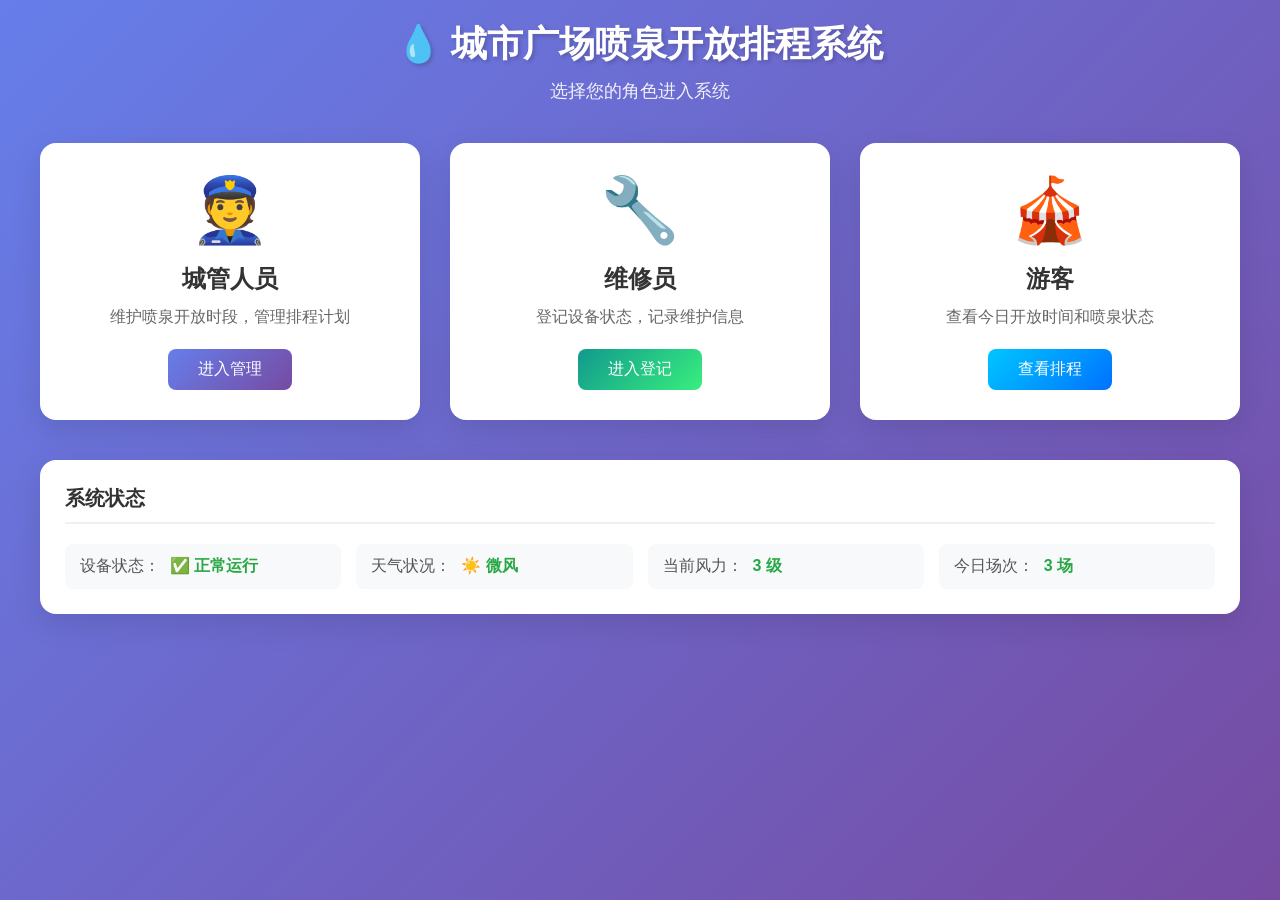
<file: index.html>
<!DOCTYPE html>
<html lang="zh-CN">
<head>
    <meta charset="UTF-8">
    <meta name="viewport" content="width=device-width, initial-scale=1.0">
    <title>城市广场喷泉开放排程系统</title>
    <link rel="stylesheet" href="css/styles.css">
</head>
<body>
    <div class="container">
        <header class="header">
            <h1>💧 城市广场喷泉开放排程系统</h1>
            <p class="subtitle">选择您的角色进入系统</p>
        </header>

        <div class="role-selection">
            <div class="role-card" onclick="location.href='admin.html'">
                <div class="role-icon">👮</div>
                <h2>城管人员</h2>
                <p>维护喷泉开放时段，管理排程计划</p>
                <button class="btn btn-primary">进入管理</button>
            </div>

            <div class="role-card" onclick="location.href='maintainer.html'">
                <div class="role-icon">🔧</div>
                <h2>维修员</h2>
                <p>登记设备状态，记录维护信息</p>
                <button class="btn btn-success">进入登记</button>
            </div>

            <div class="role-card" onclick="location.href='visitor.html'">
                <div class="role-icon">🎪</div>
                <h2>游客</h2>
                <p>查看今日开放时间和喷泉状态</p>
                <button class="btn btn-info">查看排程</button>
            </div>
        </div>

        <div class="system-status">
            <h3>系统状态</h3>
            <div class="status-grid">
                <div class="status-item">
                    <span class="status-label">设备状态：</span>
                    <span id="deviceStatus" class="status-value">-</span>
                </div>
                <div class="status-item">
                    <span class="status-label">天气状况：</span>
                    <span id="weatherStatus" class="status-value">-</span>
                </div>
                <div class="status-item">
                    <span class="status-label">当前风力：</span>
                    <span id="windLevel" class="status-value">-</span>
                </div>
                <div class="status-item">
                    <span class="status-label">今日场次：</span>
                    <span id="todaySessions" class="status-value">-</span>
                </div>
            </div>
        </div>
    </div>

    <script src="js/common.js"></script>
    <script>
        document.addEventListener('DOMContentLoaded', function() {
            updateSystemStatus();
        });

        function updateSystemStatus() {
            const deviceStatus = document.getElementById('deviceStatus');
            const weatherStatus = document.getElementById('weatherStatus');
            const windLevel = document.getElementById('windLevel');
            const todaySessions = document.getElementById('todaySessions');

            const deviceState = FountainData.getDeviceState();
            const weather = FountainData.getWeather();
            const sessions = FountainData.getTodaySessions();

            deviceStatus.textContent = deviceState.status === 'normal' ? '✅ 正常运行' : '⚠️ ' + deviceState.description;
            deviceStatus.className = 'status-value ' + (deviceState.status === 'normal' ? 'status-normal' : 'status-warning');

            weatherStatus.textContent = weather.isWindy ? '🌬️ 大风' : '☀️ ' + weather.description;
            weatherStatus.className = 'status-value ' + (weather.isWindy ? 'status-warning' : 'status-normal');

            windLevel.textContent = weather.windLevel + ' 级';
            windLevel.className = 'status-value ' + (weather.isWindy ? 'status-warning' : 'status-normal');

            const activeSessions = sessions.filter(s => s.status !== 'cancelled').length;
            todaySessions.textContent = activeSessions + ' 场';
            todaySessions.className = 'status-value status-normal';
        }
    </script>
</body>
</html>
</file>
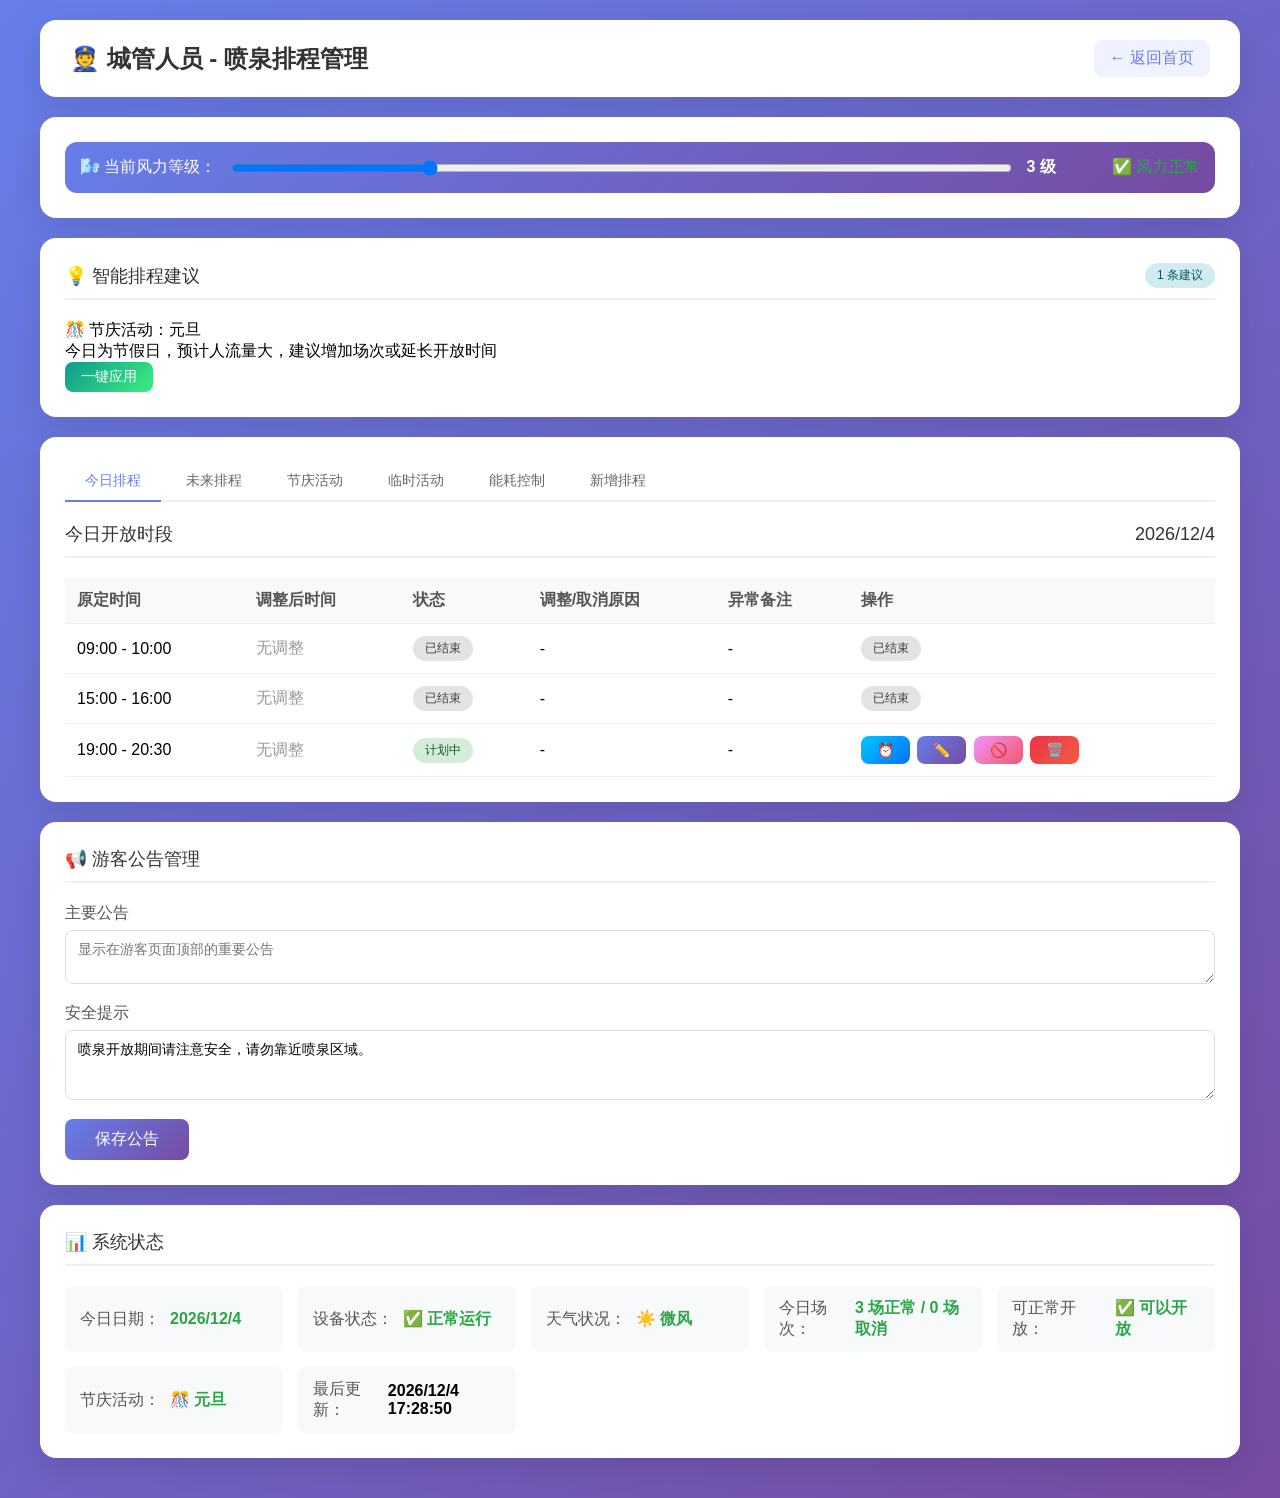
<file: admin.html>
<!DOCTYPE html>
<html lang="zh-CN">
<head>
    <meta charset="UTF-8">
    <meta name="viewport" content="width=device-width, initial-scale=1.0">
    <title>城管人员 - 喷泉排程管理</title>
    <link rel="stylesheet" href="css/styles.css">
</head>
<body>
    <div class="container">
        <div class="page-header">
            <h1>👮 城管人员 - 喷泉排程管理</h1>
            <a href="index.html" class="back-link">← 返回首页</a>
        </div>

        <div class="section">
            <div id="alertContainer"></div>

            <div class="weather-control">
                <label>🌬️ 当前风力等级：</label>
                <input type="range" id="windLevel" min="0" max="12" value="3">
                <span id="windLevelDisplay" style="font-weight: bold; min-width: 60px;">3 级</span>
                <span id="windStatus" style="margin-left: 10px;"></span>
            </div>
        </div>

        <div class="section" id="suggestionsSection">
            <div class="section-title">
                <span>💡 智能排程建议</span>
                <span class="badge badge-info" id="suggestionCount">0 条建议</span>
            </div>
            <div id="suggestionsList"></div>
        </div>

        <div class="section">
            <div class="tabs">
                <button class="tab active" data-tab="today">今日排程</button>
                <button class="tab" data-tab="future">未来排程</button>
                <button class="tab" data-tab="festivals">节庆活动</button>
                <button class="tab" data-tab="events">临时活动</button>
                <button class="tab" data-tab="energy">能耗控制</button>
                <button class="tab" data-tab="add">新增排程</button>
            </div>

            <div class="tab-content active" id="today">
                <div class="section-title">
                    <span>今日开放时段</span>
                    <span id="todayDate"></span>
                </div>
                <table class="table" id="todayTable">
                    <thead>
                        <tr>
                            <th>原定时间</th>
                            <th>调整后时间</th>
                            <th>状态</th>
                            <th>调整/取消原因</th>
                            <th>异常备注</th>
                            <th>操作</th>
                        </tr>
                    </thead>
                    <tbody id="todayTableBody"></tbody>
                </table>
                <div id="todayEmpty" class="empty-state" style="display: none;">
                    <div class="empty-state-icon">📅</div>
                    <div class="empty-state-text">今日暂无排程</div>
                </div>
            </div>

            <div class="tab-content" id="future">
                <div class="section-title">
                    <span>未来开放时段</span>
                </div>
                <table class="table" id="futureTable">
                    <thead>
                        <tr>
                            <th>日期</th>
                            <th>原定时间</th>
                            <th>调整后时间</th>
                            <th>状态</th>
                            <th>调整/取消原因</th>
                            <th>操作</th>
                        </tr>
                    </thead>
                    <tbody id="futureTableBody"></tbody>
                </table>
                <div id="futureEmpty" class="empty-state" style="display: none;">
                    <div class="empty-state-icon">📆</div>
                    <div class="empty-state-text">暂无未来排程</div>
                </div>
            </div>

            <div class="tab-content" id="festivals">
                <div class="section-title">
                    <span>🎊 节庆活动管理</span>
                    <button class="btn btn-sm btn-primary" onclick="openFestivalModal()">+ 新增节庆</button>
                </div>
                <table class="table" id="festivalsTable">
                    <thead>
                        <tr>
                            <th>节庆名称</th>
                            <th>日期</th>
                            <th>人流等级</th>
                            <th>说明</th>
                            <th>操作</th>
                        </tr>
                    </thead>
                    <tbody id="festivalsTableBody"></tbody>
                </table>
                <div id="festivalsEmpty" class="empty-state" style="display: none;">
                    <div class="empty-state-icon">🎉</div>
                    <div class="empty-state-text">暂无节庆活动</div>
                </div>
            </div>

            <div class="tab-content" id="events">
                <div class="section-title">
                    <span>🎪 临时活动管理</span>
                    <button class="btn btn-sm btn-primary" onclick="openEventModal()">+ 新增活动</button>
                </div>
                <table class="table" id="eventsTable">
                    <thead>
                        <tr>
                            <th>活动名称</th>
                            <th>日期</th>
                            <th>时间</th>
                            <th>预计人流</th>
                            <th>说明</th>
                            <th>操作</th>
                        </tr>
                    </thead>
                    <tbody id="eventsTableBody"></tbody>
                </table>
                <div id="eventsEmpty" class="empty-state" style="display: none;">
                    <div class="empty-state-icon">🎈</div>
                    <div class="empty-state-text">暂无临时活动</div>
                </div>
            </div>

            <div class="tab-content" id="energy">
                <div class="section-title">
                    <span>⚡ 能耗控制设置</span>
                </div>
                <form id="energyConfigForm">
                    <div class="form-row">
                        <div class="form-group">
                            <label>节能模式</label>
                            <div style="display: flex; align-items: center; gap: 10px;">
                                <label class="switch">
                                    <input type="checkbox" id="energySavingMode">
                                    <span class="slider"></span>
                                </label>
                                <span id="energySavingStatus" style="color: #666;">未开启</span>
                            </div>
                        </div>
                        <div class="form-group">
                            <label>功率限制 (%)</label>
                            <input type="number" id="powerLimit" min="10" max="100" value="100">
                        </div>
                    </div>
                    <div class="form-group">
                        <label>高峰时段（用逗号分隔，如 12:00-14:00,18:00-20:00）</label>
                        <input type="text" id="peakHours" placeholder="12:00-14:00,18:00-20:00">
                    </div>
                    <div style="margin-top: 15px;">
                        <button type="submit" class="btn btn-primary">保存设置</button>
                    </div>
                </form>
            </div>

            <div class="tab-content" id="add">
                <div class="section-title">
                    <span>新增开放时段</span>
                </div>
                <form id="addScheduleForm">
                    <div class="form-row">
                        <div class="form-group">
                            <label>开放日期</label>
                            <input type="date" id="scheduleDate" required>
                        </div>
                        <div class="form-group">
                            <label>开始时间</label>
                            <input type="time" id="scheduleStartTime" required>
                        </div>
                        <div class="form-group">
                            <label>结束时间</label>
                            <input type="time" id="scheduleEndTime" required>
                        </div>
                    </div>
                    <div style="margin-top: 15px;">
                        <button type="submit" class="btn btn-primary">添加排程</button>
                        <button type="reset" class="btn btn-secondary">重置</button>
                    </div>
                </form>
            </div>
        </div>

        <div class="section">
            <div class="section-title">
                <span>📢 游客公告管理</span>
            </div>
            <form id="noticeForm">
                <div class="form-group">
                    <label>主要公告</label>
                    <textarea id="mainNotice" rows="2" placeholder="显示在游客页面顶部的重要公告"></textarea>
                </div>
                <div class="form-group">
                    <label>安全提示</label>
                    <textarea id="safetyTips" rows="3" placeholder="显示在游客须知区域的安全提示"></textarea>
                </div>
                <div style="margin-top: 15px;">
                    <button type="submit" class="btn btn-primary">保存公告</button>
                </div>
            </form>
        </div>

        <div class="section">
            <div class="section-title">
                <span>📊 系统状态</span>
            </div>
            <div class="status-grid">
                <div class="status-item">
                    <span class="status-label">今日日期：</span>
                    <span id="todayDateTag" class="status-value">-</span>
                </div>
                <div class="status-item">
                    <span class="status-label">设备状态：</span>
                    <span id="deviceStatus" class="status-value">-</span>
                </div>
                <div class="status-item">
                    <span class="status-label">天气状况：</span>
                    <span id="weatherStatus" class="status-value">-</span>
                </div>
                <div class="status-item">
                    <span class="status-label">今日场次：</span>
                    <span id="sessionStats" class="status-value">-</span>
                </div>
                <div class="status-item">
                    <span class="status-label">可正常开放：</span>
                    <span id="canOpen" class="status-value">-</span>
                </div>
                <div class="status-item">
                    <span class="status-label">节庆活动：</span>
                    <span id="festivalStatus" class="status-value">-</span>
                </div>
                <div class="status-item">
                    <span class="status-label">最后更新：</span>
                    <span id="lastUpdate" class="status-value">-</span>
                </div>
            </div>
        </div>
    </div>

    <div id="editModal" class="modal-overlay" style="display: none;">
        <div class="modal">
            <div class="modal-header">
                <h3>编辑排程</h3>
                <button class="modal-close" onclick="closeEditModal()">×</button>
            </div>
            <form id="editScheduleForm">
                <input type="hidden" id="editScheduleId">
                <div class="form-row">
                    <div class="form-group">
                        <label>开放日期</label>
                        <input type="date" id="editScheduleDate" required>
                    </div>
                    <div class="form-group">
                        <label>开始时间</label>
                        <input type="time" id="editScheduleStartTime" required>
                    </div>
                    <div class="form-group">
                        <label>结束时间</label>
                        <input type="time" id="editScheduleEndTime" required>
                    </div>
                </div>
                <div class="modal-actions">
                    <button type="button" class="btn btn-secondary" onclick="closeEditModal()">取消</button>
                    <button type="submit" class="btn btn-primary">保存</button>
                </div>
            </form>
        </div>
    </div>

    <div id="adjustModal" class="modal-overlay" style="display: none;">
        <div class="modal">
            <div class="modal-header">
                <h3>调整开放时间</h3>
                <button class="modal-close" onclick="closeAdjustModal()">×</button>
            </div>
            <form id="adjustForm">
                <input type="hidden" id="adjustScheduleId">
                <div class="form-group">
                    <label>调整类型</label>
                    <select id="adjustType" required>
                        <option value="delay_open">⏰ 延后开放（推迟30分钟）</option>
                        <option value="advance_open">⏰ 提前开放（提前30分钟）</option>
                        <option value="early_close">⏹️ 提前结束（提前30分钟）</option>
                        <option value="extend_open">➕ 延长开放（延长30分钟）</option>
                        <option value="reset">↩️ 恢复原定时间</option>
                    </select>
                </div>
                <div class="form-group">
                    <label>调整原因</label>
                    <select id="adjustReason" required>
                        <option value="天气原因">天气原因</option>
                        <option value="人流管控">人流管控</option>
                        <option value="临时活动">临时活动</option>
                        <option value="设备原因">设备原因</option>
                        <option value="其他">其他</option>
                    </select>
                </div>
                <div class="form-group">
                    <label>详细说明</label>
                    <textarea id="adjustDescription" rows="3" placeholder="请输入详细说明"></textarea>
                </div>
                <div class="modal-actions">
                    <button type="button" class="btn btn-secondary" onclick="closeAdjustModal()">取消</button>
                    <button type="submit" class="btn btn-primary">确认调整</button>
                </div>
            </form>
        </div>
    </div>

    <div id="festivalModal" class="modal-overlay" style="display: none;">
        <div class="modal">
            <div class="modal-header">
                <h3 id="festivalModalTitle">新增节庆活动</h3>
                <button class="modal-close" onclick="closeFestivalModal()">×</button>
            </div>
            <form id="festivalForm">
                <input type="hidden" id="festivalId">
                <div class="form-group">
                    <label>节庆名称</label>
                    <input type="text" id="festivalName" placeholder="如：国庆节" required>
                </div>
                <div class="form-row">
                    <div class="form-group">
                        <label>日期</label>
                        <input type="date" id="festivalDate" required>
                    </div>
                    <div class="form-group">
                        <label>人流等级</label>
                        <select id="festivalCrowdLevel">
                            <option value="low">低</option>
                            <option value="medium">中</option>
                            <option value="high">高</option>
                        </select>
                    </div>
                </div>
                <div class="form-group">
                    <label>活动说明</label>
                    <textarea id="festivalDescription" rows="3" placeholder="请输入节庆活动说明"></textarea>
                </div>
                <div class="modal-actions">
                    <button type="button" class="btn btn-secondary" onclick="closeFestivalModal()">取消</button>
                    <button type="submit" class="btn btn-primary">保存</button>
                </div>
            </form>
        </div>
    </div>

    <div id="eventModal" class="modal-overlay" style="display: none;">
        <div class="modal">
            <div class="modal-header">
                <h3 id="eventModalTitle">新增临时活动</h3>
                <button class="modal-close" onclick="closeEventModal()">×</button>
            </div>
            <form id="eventForm">
                <input type="hidden" id="eventId">
                <div class="form-group">
                    <label>活动名称</label>
                    <input type="text" id="eventName" placeholder="如：音乐节" required>
                </div>
                <div class="form-row">
                    <div class="form-group">
                        <label>日期</label>
                        <input type="date" id="eventDate" required>
                    </div>
                    <div class="form-group">
                        <label>预计人流</label>
                        <select id="eventCrowdLevel">
                            <option value="low">少</option>
                            <option value="medium">中</option>
                            <option value="high">多</option>
                        </select>
                    </div>
                </div>
                <div class="form-row">
                    <div class="form-group">
                        <label>开始时间</label>
                        <input type="time" id="eventStartTime">
                    </div>
                    <div class="form-group">
                        <label>结束时间</label>
                        <input type="time" id="eventEndTime">
                    </div>
                </div>
                <div class="form-group">
                    <label>活动说明</label>
                    <textarea id="eventDescription" rows="3" placeholder="请输入活动说明"></textarea>
                </div>
                <div class="modal-actions">
                    <button type="button" class="btn btn-secondary" onclick="closeEventModal()">取消</button>
                    <button type="submit" class="btn btn-primary">保存</button>
                </div>
            </form>
        </div>
    </div>

    <script src="js/common.js"></script>
    <script src="js/admin.js"></script>
</body>
</html>
</file>
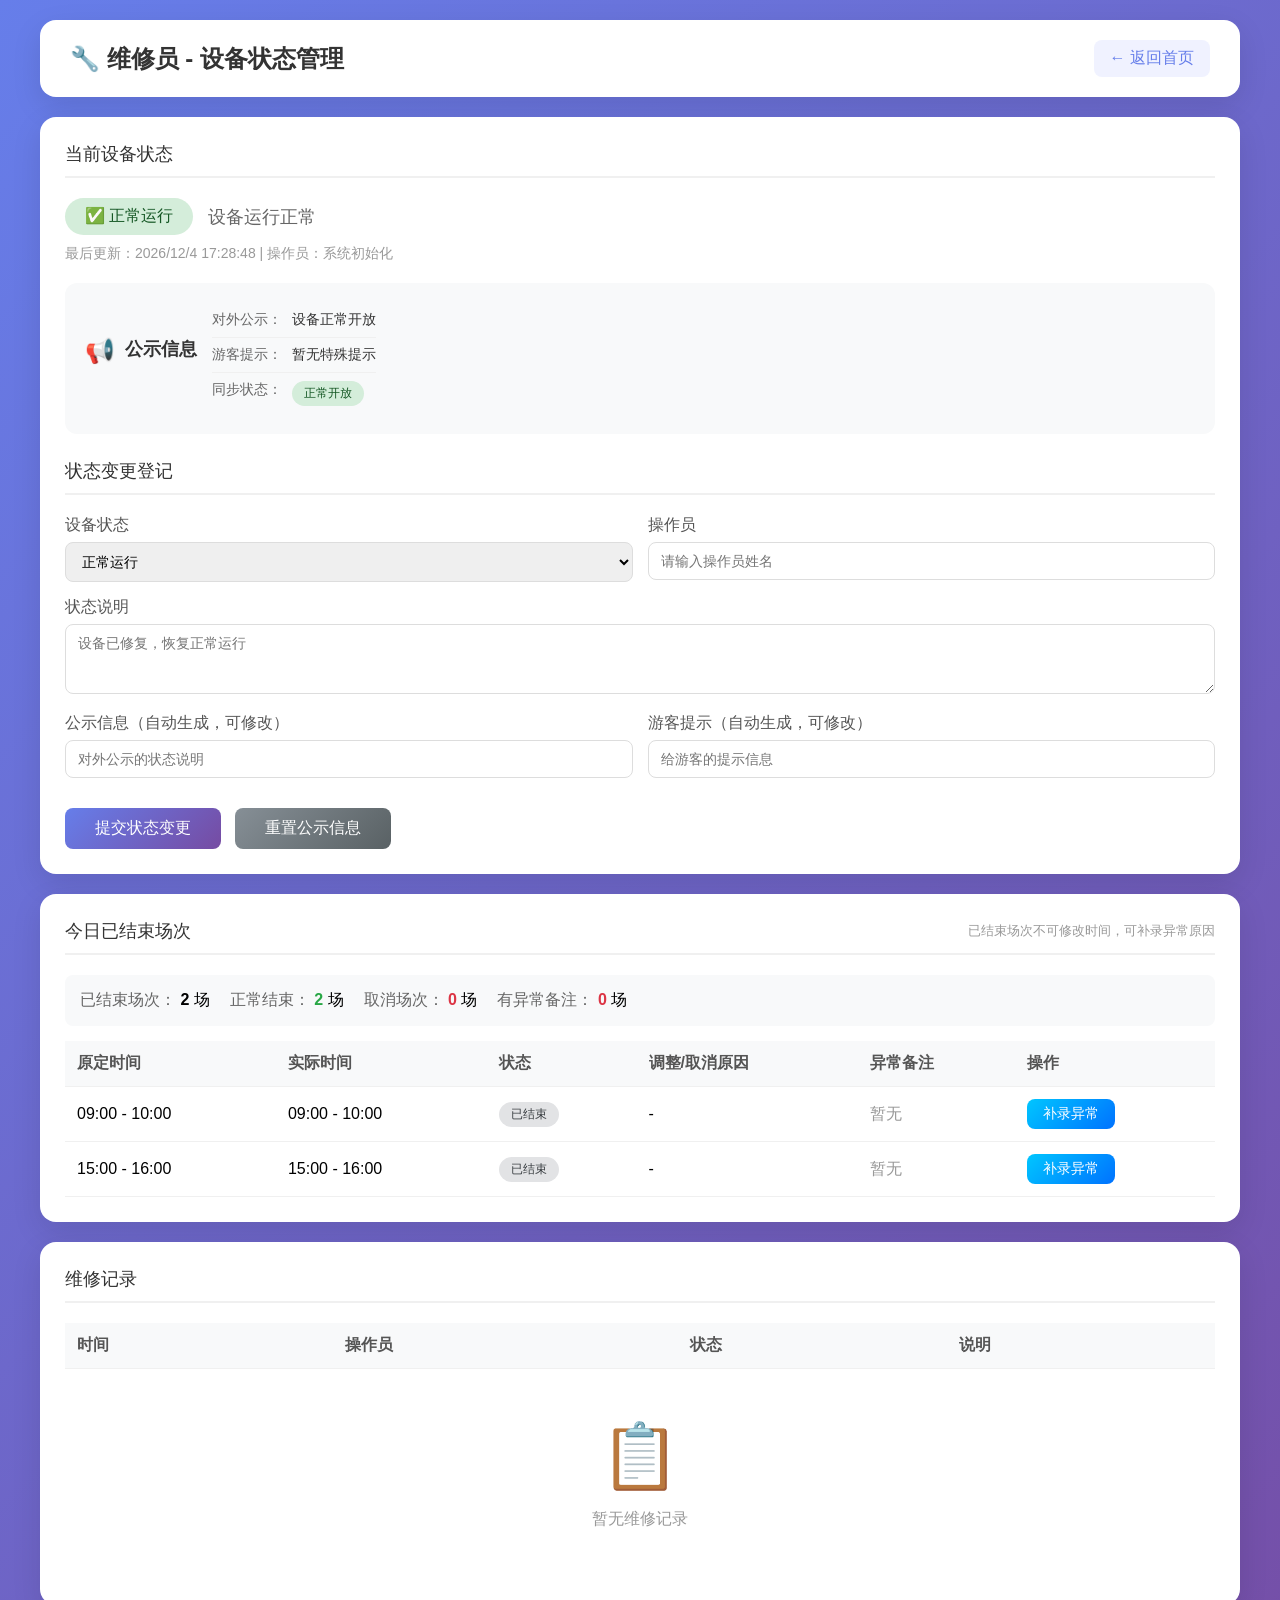
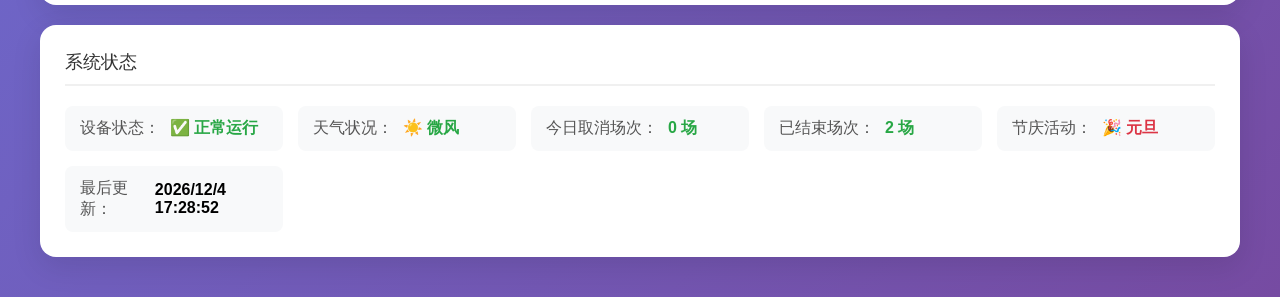
<file: maintainer.html>
<!DOCTYPE html>
<html lang="zh-CN">
<head>
    <meta charset="UTF-8">
    <meta name="viewport" content="width=device-width, initial-scale=1.0">
    <title>维修员 - 设备状态管理</title>
    <link rel="stylesheet" href="css/styles.css">
</head>
<body>
    <div class="container">
        <div class="page-header">
            <h1>🔧 维修员 - 设备状态管理</h1>
            <a href="index.html" class="back-link">← 返回首页</a>
        </div>

        <div class="section">
            <div id="alertContainer"></div>

            <div class="section-title">
                <span>当前设备状态</span>
            </div>
            <div id="currentDeviceState" style="font-size: 18px; margin-bottom: 20px;"></div>

            <div class="info-card" id="publicNoticeCard">
                <div class="info-card-header">
                    <span class="info-card-icon">📢</span>
                    <span class="info-card-title">公示信息</span>
                </div>
                <div class="info-card-body">
                    <div class="info-row">
                        <span class="info-label">对外公示：</span>
                        <span id="publicNoticeText" class="info-value">-</span>
                    </div>
                    <div class="info-row">
                        <span class="info-label">游客提示：</span>
                        <span id="visitorTipText" class="info-value">-</span>
                    </div>
                    <div class="info-row">
                        <span class="info-label">同步状态：</span>
                        <span id="syncStatus" class="badge badge-success">已同步</span>
                    </div>
                </div>
            </div>

            <div class="section-title" style="margin-top: 25px;">
                <span>状态变更登记</span>
            </div>
            <form id="deviceStateForm">
                <div class="form-row">
                    <div class="form-group">
                        <label>设备状态</label>
                        <select id="deviceStatus" required>
                            <option value="normal">正常运行</option>
                            <option value="maintenance">维护中</option>
                            <option value="fault">故障</option>
                        </select>
                    </div>
                    <div class="form-group">
                        <label>操作员</label>
                        <input type="text" id="operator" placeholder="请输入操作员姓名" required>
                    </div>
                </div>
                <div class="form-group">
                    <label>状态说明</label>
                    <textarea id="description" rows="3" placeholder="请输入详细说明（如故障原因、维护内容等）" required></textarea>
                </div>
                <div class="form-row">
                    <div class="form-group">
                        <label>公示信息（自动生成，可修改）</label>
                        <input type="text" id="publicNotice" placeholder="对外公示的状态说明">
                    </div>
                    <div class="form-group">
                        <label>游客提示（自动生成，可修改）</label>
                        <input type="text" id="visitorTip" placeholder="给游客的提示信息">
                    </div>
                </div>
                <div style="margin-top: 15px;">
                    <button type="submit" class="btn btn-primary">提交状态变更</button>
                    <button type="button" class="btn btn-secondary" onclick="resetNoticeFields()" style="margin-left: 10px;">重置公示信息</button>
                </div>
            </form>
        </div>

        <div class="section">
            <div class="section-title">
                <span>今日已结束场次</span>
                <span class="section-subtitle">已结束场次不可修改时间，可补录异常原因</span>
            </div>
            <div id="endedSessionsStats" style="margin-bottom: 15px; padding: 15px; background: #f8f9fa; border-radius: 8px;"></div>
            <table class="table" id="endedSessionsTable">
                <thead>
                    <tr>
                        <th>原定时间</th>
                        <th>实际时间</th>
                        <th>状态</th>
                        <th>调整/取消原因</th>
                        <th>异常备注</th>
                        <th>操作</th>
                    </tr>
                </thead>
                <tbody id="endedSessionsBody"></tbody>
            </table>
            <div id="endedSessionsEmpty" class="empty-state" style="display: none;">
                <div class="empty-state-icon">⏰</div>
                <div class="empty-state-text">暂无已结束场次</div>
            </div>
        </div>

        <div class="section">
            <div class="section-title">
                <span>维修记录</span>
            </div>
            <div id="maintenanceStats" style="margin-bottom: 15px; padding: 15px; background: #f8f9fa; border-radius: 8px;"></div>
            <table class="table" id="logsTable">
                <thead>
                    <tr>
                        <th>时间</th>
                        <th>操作员</th>
                        <th>状态</th>
                        <th>说明</th>
                    </tr>
                </thead>
                <tbody id="logsTableBody"></tbody>
            </table>
            <div id="logsEmpty" class="empty-state" style="display: none;">
                <div class="empty-state-icon">📋</div>
                <div class="empty-state-text">暂无维修记录</div>
            </div>
        </div>

        <div class="section">
            <div class="section-title">
                <span>系统状态</span>
            </div>
            <div class="status-grid">
                <div class="status-item">
                    <span class="status-label">设备状态：</span>
                    <span id="systemDeviceStatus" class="status-value">-</span>
                </div>
                <div class="status-item">
                    <span class="status-label">天气状况：</span>
                    <span id="systemWeatherStatus" class="status-value">-</span>
                </div>
                <div class="status-item">
                    <span class="status-label">今日取消场次：</span>
                    <span id="cancelledCount" class="status-value">-</span>
                </div>
                <div class="status-item">
                    <span class="status-label">已结束场次：</span>
                    <span id="endedCount" class="status-value">-</span>
                </div>
                <div class="status-item">
                    <span class="status-label">节庆活动：</span>
                    <span id="festivalStatus" class="status-value">-</span>
                </div>
                <div class="status-item">
                    <span class="status-label">最后更新：</span>
                    <span id="lastUpdate" class="status-value">-</span>
                </div>
            </div>
        </div>
    </div>

    <div id="abnormalModal" class="modal-overlay" style="display: none;">
        <div class="modal">
            <div class="modal-header">
                <h3>补录异常原因</h3>
                <button class="modal-close" onclick="closeAbnormalModal()">&times;</button>
            </div>
            <form id="abnormalForm">
                <input type="hidden" id="abnormalSessionId">
                <div class="form-group">
                    <label>场次时间</label>
                    <div id="abnormalSessionTime" style="padding: 10px; background: #f8f9fa; border-radius: 8px; color: #666;"></div>
                </div>
                <div class="form-group">
                    <label>异常原因 <span style="color: #dc3545;">*</span></label>
                    <textarea id="abnormalReason" rows="4" placeholder="请输入异常原因，如设备故障、天气突变、临时活动等" required></textarea>
                </div>
                <div class="form-group">
                    <label>操作员</label>
                    <input type="text" id="abnormalOperator" placeholder="请输入操作员姓名">
                </div>
                <div class="modal-actions">
                    <button type="button" class="btn btn-secondary" onclick="closeAbnormalModal()">取消</button>
                    <button type="submit" class="btn btn-primary">保存</button>
                </div>
            </form>
        </div>
    </div>

    <script src="js/common.js"></script>
    <script src="js/maintainer.js"></script>
</body>
</html>
</file>
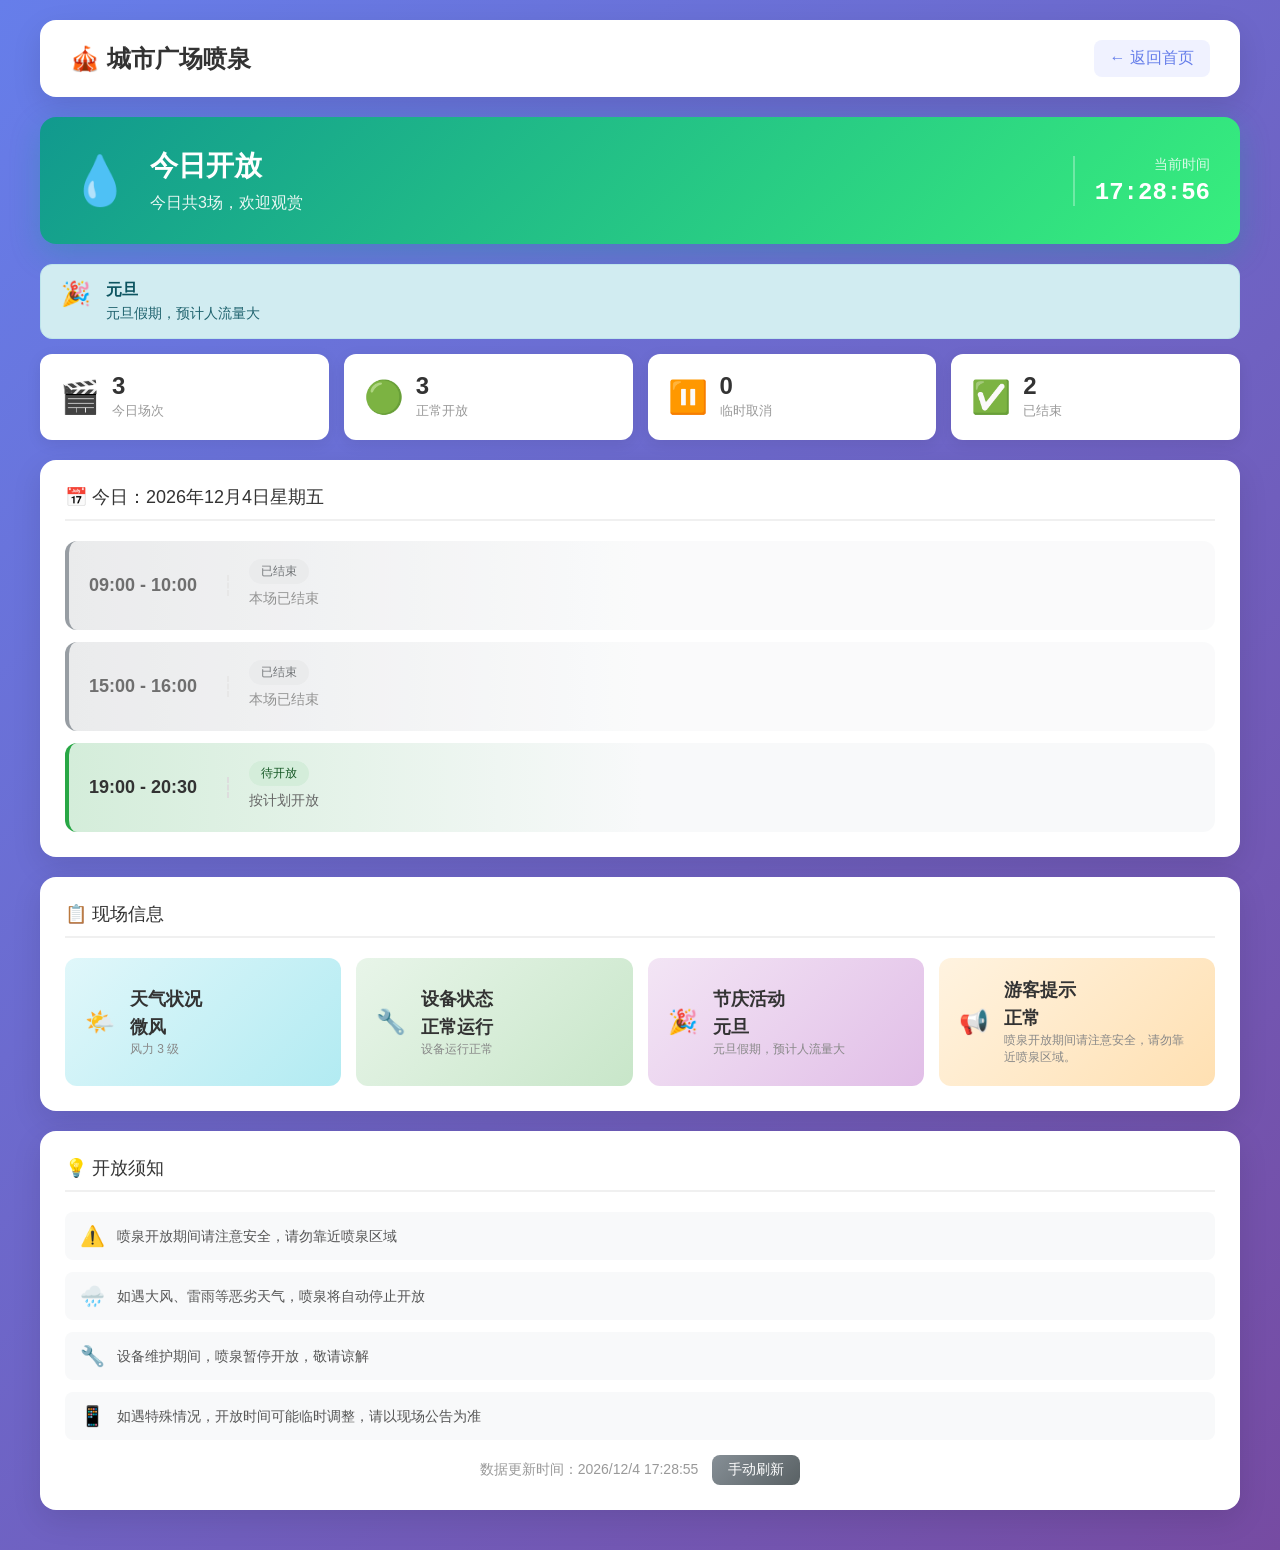
<file: visitor.html>
<!DOCTYPE html>
<html lang="zh-CN">
<head>
    <meta charset="UTF-8">
    <meta name="viewport" content="width=device-width, initial-scale=1.0">
    <title>游客 - 今日喷泉开放时间</title>
    <link rel="stylesheet" href="css/styles.css">
</head>
<body>
    <div class="container">
        <div class="page-header">
            <h1>🎪 城市广场喷泉</h1>
            <a href="index.html" class="back-link">← 返回首页</a>
        </div>

        <div class="hero-status-card" id="heroStatusCard">
            <div class="hero-status-icon" id="heroStatusIcon">💧</div>
            <div class="hero-status-info">
                <div class="hero-status-title" id="heroStatusTitle">正常开放</div>
                <div class="hero-status-subtitle" id="heroStatusSubtitle">今日喷泉按计划开放</div>
            </div>
            <div class="hero-status-time">
                <div class="hero-time-label">当前时间</div>
                <div class="hero-time-value" id="currentTimeHero">--:--:--</div>
            </div>
        </div>

        <div id="alertBanners"></div>

        <div class="quick-stats">
            <div class="quick-stat-item">
                <div class="quick-stat-icon">🎬</div>
                <div class="quick-stat-content">
                    <div class="quick-stat-value" id="todayTotal">0</div>
                    <div class="quick-stat-label">今日场次</div>
                </div>
            </div>
            <div class="quick-stat-item">
                <div class="quick-stat-icon">🟢</div>
                <div class="quick-stat-content">
                    <div class="quick-stat-value" id="activeCount">0</div>
                    <div class="quick-stat-label">正常开放</div>
                </div>
            </div>
            <div class="quick-stat-item">
                <div class="quick-stat-icon">⏸️</div>
                <div class="quick-stat-content">
                    <div class="quick-stat-value" id="cancelledCount">0</div>
                    <div class="quick-stat-label">临时取消</div>
                </div>
            </div>
            <div class="quick-stat-item">
                <div class="quick-stat-icon">✅</div>
                <div class="quick-stat-content">
                    <div class="quick-stat-value" id="completedCount">0</div>
                    <div class="quick-stat-label">已结束</div>
                </div>
            </div>
        </div>

        <div class="section">
            <div class="section-title">
                <span>📅 今日：<span id="todayDate"></span></span>
            </div>

            <div class="schedule-timeline" id="scheduleTimeline"></div>

            <div id="emptyState" class="empty-state" style="display: none;">
                <div class="empty-state-icon">💤</div>
                <div class="empty-state-text">今日暂无排程安排</div>
            </div>
        </div>

        <div class="section">
            <div class="section-title">
                <span>📋 现场信息</span>
            </div>
            <div class="info-grid">
                <div class="info-card info-card-blue">
                    <div class="info-card-icon">🌤️</div>
                    <div class="info-card-content">
                        <div class="info-card-title">天气状况</div>
                        <div class="info-card-value" id="weatherInfo">--</div>
                        <div class="info-card-desc" id="windInfo">风力 -- 级</div>
                    </div>
                </div>
                <div class="info-card info-card-green">
                    <div class="info-card-icon">🔧</div>
                    <div class="info-card-content">
                        <div class="info-card-title">设备状态</div>
                        <div class="info-card-value" id="deviceInfo">--</div>
                        <div class="info-card-desc" id="deviceDesc">运行正常</div>
                    </div>
                </div>
                <div class="info-card info-card-purple">
                    <div class="info-card-icon">🎉</div>
                    <div class="info-card-content">
                        <div class="info-card-title">节庆活动</div>
                        <div class="info-card-value" id="festivalInfo">--</div>
                        <div class="info-card-desc" id="festivalDesc">暂无活动</div>
                    </div>
                </div>
                <div class="info-card info-card-orange">
                    <div class="info-card-icon">📢</div>
                    <div class="info-card-content">
                        <div class="info-card-title">游客提示</div>
                        <div class="info-card-value" id="noticeInfo">--</div>
                        <div class="info-card-desc" id="noticeDesc">请遵守秩序</div>
                    </div>
                </div>
            </div>
        </div>

        <div class="section">
            <div class="section-title">
                <span>💡 开放须知</span>
            </div>
            <div class="tips-list">
                <div class="tip-item">
                    <span class="tip-icon">⚠️</span>
                    <span class="tip-text">喷泉开放期间请注意安全，请勿靠近喷泉区域</span>
                </div>
                <div class="tip-item">
                    <span class="tip-icon">🌧️</span>
                    <span class="tip-text">如遇大风、雷雨等恶劣天气，喷泉将自动停止开放</span>
                </div>
                <div class="tip-item">
                    <span class="tip-icon">🔧</span>
                    <span class="tip-text">设备维护期间，喷泉暂停开放，敬请谅解</span>
                </div>
                <div class="tip-item">
                    <span class="tip-icon">📱</span>
                    <span class="tip-text">如遇特殊情况，开放时间可能临时调整，请以现场公告为准</span>
                </div>
            </div>
            <div style="margin-top: 15px; color: #999; font-size: 14px; text-align: center;">
                数据更新时间：<span id="lastUpdate"></span>
                <button onclick="refreshData()" class="btn btn-sm btn-secondary" style="margin-left: 10px;">手动刷新</button>
            </div>
        </div>
    </div>

    <script src="js/common.js"></script>
    <script src="js/visitor.js"></script>
</body>
</html>
</file>
<file: css/styles.css>
* {
    margin: 0;
    padding: 0;
    box-sizing: border-box;
}

body {
    font-family: -apple-system, BlinkMacSystemFont, 'Segoe UI', 'PingFang SC', 'Hiragino Sans GB', 'Microsoft YaHei', sans-serif;
    background: linear-gradient(135deg, #667eea 0%, #764ba2 100%);
    min-height: 100vh;
    padding: 20px;
}

.container {
    max-width: 1200px;
    margin: 0 auto;
}

.header {
    text-align: center;
    color: white;
    margin-bottom: 40px;
}

.header h1 {
    font-size: 36px;
    margin-bottom: 10px;
    text-shadow: 2px 2px 4px rgba(0,0,0,0.2);
}

.subtitle {
    font-size: 18px;
    opacity: 0.9;
}

.role-selection {
    display: grid;
    grid-template-columns: repeat(auto-fit, minmax(280px, 1fr));
    gap: 30px;
    margin-bottom: 40px;
}

.role-card {
    background: white;
    border-radius: 16px;
    padding: 30px;
    text-align: center;
    cursor: pointer;
    transition: all 0.3s ease;
    box-shadow: 0 10px 30px rgba(0,0,0,0.1);
}

.role-card:hover {
    transform: translateY(-5px);
    box-shadow: 0 15px 40px rgba(0,0,0,0.2);
}

.role-icon {
    font-size: 64px;
    margin-bottom: 15px;
}

.role-card h2 {
    font-size: 24px;
    color: #333;
    margin-bottom: 10px;
}

.role-card p {
    color: #666;
    margin-bottom: 20px;
    line-height: 1.5;
}

.btn {
    padding: 10px 30px;
    border: none;
    border-radius: 8px;
    font-size: 16px;
    cursor: pointer;
    transition: all 0.3s ease;
    color: white;
    font-weight: 500;
}

.btn:hover {
    transform: translateY(-2px);
    box-shadow: 0 5px 15px rgba(0,0,0,0.2);
}

.btn-primary {
    background: linear-gradient(135deg, #667eea 0%, #764ba2 100%);
}

.btn-success {
    background: linear-gradient(135deg, #11998e 0%, #38ef7d 100%);
}

.btn-info {
    background: linear-gradient(135deg, #00c6ff 0%, #0072ff 100%);
}

.btn-warning {
    background: linear-gradient(135deg, #f093fb 0%, #f5576c 100%);
}

.btn-danger {
    background: linear-gradient(135deg, #eb3349 0%, #f45c43 100%);
}

.btn-secondary {
    background: linear-gradient(135deg, #868f96 0%, #596164 100%);
}

.btn-sm {
    padding: 6px 16px;
    font-size: 14px;
}

.system-status {
    background: white;
    border-radius: 16px;
    padding: 25px;
    box-shadow: 0 10px 30px rgba(0,0,0,0.1);
}

.system-status h3 {
    font-size: 20px;
    color: #333;
    margin-bottom: 20px;
    padding-bottom: 10px;
    border-bottom: 2px solid #f0f0f0;
}

.status-grid {
    display: grid;
    grid-template-columns: repeat(auto-fit, minmax(200px, 1fr));
    gap: 15px;
}

.status-item {
    display: flex;
    align-items: center;
    padding: 12px 15px;
    background: #f8f9fa;
    border-radius: 8px;
}

.status-label {
    font-weight: 500;
    color: #555;
    margin-right: 10px;
}

.status-value {
    font-weight: 600;
}

.status-normal {
    color: #28a745;
}

.status-warning {
    color: #dc3545;
}

.page-header {
    display: flex;
    justify-content: space-between;
    align-items: center;
    background: white;
    border-radius: 16px;
    padding: 20px 30px;
    margin-bottom: 20px;
    box-shadow: 0 10px 30px rgba(0,0,0,0.1);
}

.page-header h1 {
    font-size: 24px;
    color: #333;
    display: flex;
    align-items: center;
    gap: 10px;
}

.back-link {
    color: #667eea;
    text-decoration: none;
    font-weight: 500;
    padding: 8px 16px;
    border-radius: 8px;
    background: #f0f2ff;
    transition: all 0.3s ease;
}

.back-link:hover {
    background: #667eea;
    color: white;
}

.section {
    background: white;
    border-radius: 16px;
    padding: 25px;
    margin-bottom: 20px;
    box-shadow: 0 10px 30px rgba(0,0,0,0.1);
}

.section-title {
    font-size: 18px;
    color: #333;
    margin-bottom: 20px;
    padding-bottom: 10px;
    border-bottom: 2px solid #f0f0f0;
    display: flex;
    justify-content: space-between;
    align-items: center;
}

.form-group {
    margin-bottom: 15px;
}

.form-group label {
    display: block;
    margin-bottom: 6px;
    font-weight: 500;
    color: #555;
}

.form-group input,
.form-group select,
.form-group textarea {
    width: 100%;
    padding: 10px 12px;
    border: 1px solid #ddd;
    border-radius: 8px;
    font-size: 14px;
    transition: border-color 0.3s ease;
}

.form-group input:focus,
.form-group select:focus,
.form-group textarea:focus {
    outline: none;
    border-color: #667eea;
    box-shadow: 0 0 0 3px rgba(102, 126, 234, 0.1);
}

.form-row {
    display: grid;
    grid-template-columns: repeat(auto-fit, minmax(200px, 1fr));
    gap: 15px;
}

.table {
    width: 100%;
    border-collapse: collapse;
}

.table th,
.table td {
    padding: 12px;
    text-align: left;
    border-bottom: 1px solid #f0f0f0;
}

.table th {
    background: #f8f9fa;
    font-weight: 600;
    color: #555;
}

.table tr:hover {
    background: #fafbfc;
}

.badge {
    display: inline-block;
    padding: 4px 12px;
    border-radius: 20px;
    font-size: 12px;
    font-weight: 500;
}

.badge-success {
    background: #d4edda;
    color: #155724;
}

.badge-danger {
    background: #f8d7da;
    color: #721c24;
}

.badge-warning {
    background: #fff3cd;
    color: #856404;
}

.badge-info {
    background: #d1ecf1;
    color: #0c5460;
}

.badge-secondary {
    background: #e2e3e5;
    color: #383d41;
}

.alert {
    padding: 12px 16px;
    border-radius: 8px;
    margin-bottom: 15px;
}

.alert-warning {
    background: #fff3cd;
    color: #856404;
    border: 1px solid #ffeeba;
}

.alert-info {
    background: #d1ecf1;
    color: #0c5460;
    border: 1px solid #bee5eb;
}

.alert-danger {
    background: #f8d7da;
    color: #721c24;
    border: 1px solid #f5c6cb;
}

.alert-success {
    background: #d4edda;
    color: #155724;
    border: 1px solid #c3e6cb;
}

.tabs {
    display: flex;
    gap: 5px;
    margin-bottom: 20px;
    border-bottom: 2px solid #f0f0f0;
}

.tab {
    padding: 10px 20px;
    cursor: pointer;
    border: none;
    background: transparent;
    font-size: 14px;
    font-weight: 500;
    color: #666;
    border-bottom: 2px solid transparent;
    margin-bottom: -2px;
    transition: all 0.3s ease;
}

.tab.active {
    color: #667eea;
    border-bottom-color: #667eea;
}

.tab:hover {
    color: #667eea;
}

.tab-content {
    display: none;
}

.tab-content.active {
    display: block;
}

.visitor-timeline {
    position: relative;
    padding-left: 30px;
}

.visitor-timeline::before {
    content: '';
    position: absolute;
    left: 10px;
    top: 0;
    bottom: 0;
    width: 2px;
    background: linear-gradient(to bottom, #667eea, #764ba2);
}

.timeline-item {
    position: relative;
    margin-bottom: 25px;
    padding: 15px;
    background: #f8f9fa;
    border-radius: 8px;
}

.timeline-item::before {
    content: '';
    position: absolute;
    left: -26px;
    top: 20px;
    width: 14px;
    height: 14px;
    border-radius: 50%;
    background: #667eea;
    border: 3px solid white;
    box-shadow: 0 0 0 2px #667eea;
}

.timeline-item.cancelled::before {
    background: #dc3545;
    box-shadow: 0 0 0 2px #dc3545;
}

.timeline-item.completed::before {
    background: #28a745;
    box-shadow: 0 0 0 2px #28a745;
}

.timeline-item.ongoing::before {
    background: #ffc107;
    box-shadow: 0 0 0 2px #ffc107;
    animation: pulse 1.5s infinite;
}

@keyframes pulse {
    0%, 100% { transform: scale(1); }
    50% { transform: scale(1.2); }
}

.timeline-time {
    font-size: 18px;
    font-weight: 600;
    color: #333;
    margin-bottom: 8px;
}

.timeline-status {
    display: inline-block;
    margin-bottom: 8px;
}

.timeline-note {
    color: #666;
    font-size: 14px;
    line-height: 1.5;
}

.empty-state {
    text-align: center;
    padding: 50px 20px;
    color: #999;
}

.empty-state-icon {
    font-size: 64px;
    margin-bottom: 15px;
}

.empty-state-text {
    font-size: 16px;
}

.modal-overlay {
    position: fixed;
    top: 0;
    left: 0;
    right: 0;
    bottom: 0;
    background: rgba(0,0,0,0.5);
    display: flex;
    align-items: center;
    justify-content: center;
    z-index: 1000;
}

.modal {
    background: white;
    border-radius: 16px;
    padding: 30px;
    max-width: 500px;
    width: 90%;
    max-height: 90vh;
    overflow-y: auto;
}

.modal-header {
    display: flex;
    justify-content: space-between;
    align-items: center;
    margin-bottom: 20px;
}

.modal-header h3 {
    font-size: 20px;
    color: #333;
}

.modal-close {
    background: none;
    border: none;
    font-size: 24px;
    cursor: pointer;
    color: #999;
}

.modal-actions {
    display: flex;
    justify-content: flex-end;
    gap: 10px;
    margin-top: 20px;
}

.weather-control {
    display: flex;
    align-items: center;
    gap: 15px;
    padding: 15px;
    background: linear-gradient(135deg, #667eea 0%, #764ba2 100%);
    border-radius: 12px;
    color: white;
}

.weather-control label {
    font-weight: 500;
}

.weather-control input[type="range"] {
    flex: 1;
}

.hero-status-card {
    display: flex;
    align-items: center;
    gap: 20px;
    padding: 30px;
    border-radius: 16px;
    margin-bottom: 20px;
    color: white;
    background: linear-gradient(135deg, #667eea 0%, #764ba2 100%);
    box-shadow: 0 10px 30px rgba(102, 126, 234, 0.3);
}

.hero-status-card.hero-status-normal {
    background: linear-gradient(135deg, #11998e 0%, #38ef7d 100%);
    box-shadow: 0 10px 30px rgba(17, 153, 142, 0.3);
}

.hero-status-card.hero-status-ongoing {
    background: linear-gradient(135deg, #667eea 0%, #764ba2 100%);
    box-shadow: 0 10px 30px rgba(102, 126, 234, 0.3);
    animation: heroPulse 2s ease-in-out infinite;
}

@keyframes heroPulse {
    0%, 100% { box-shadow: 0 10px 30px rgba(102, 126, 234, 0.3); }
    50% { box-shadow: 0 10px 40px rgba(102, 126, 234, 0.5); }
}

.hero-status-card.hero-status-maintenance {
    background: linear-gradient(135deg, #f093fb 0%, #f5576c 100%);
    box-shadow: 0 10px 30px rgba(245, 87, 108, 0.3);
}

.hero-status-card.hero-status-fault {
    background: linear-gradient(135deg, #eb3349 0%, #f45c43 100%);
    box-shadow: 0 10px 30px rgba(235, 51, 73, 0.3);
}

.hero-status-card.hero-status-windy {
    background: linear-gradient(135deg, #00c6ff 0%, #0072ff 100%);
    box-shadow: 0 10px 30px rgba(0, 114, 255, 0.3);
}

.hero-status-card.hero-status-cancelled {
    background: linear-gradient(135deg, #868f96 0%, #596164 100%);
    box-shadow: 0 10px 30px rgba(89, 97, 100, 0.3);
}

.hero-status-card.hero-status-empty {
    background: linear-gradient(135deg, #a8edea 0%, #fed6e3 100%);
    box-shadow: 0 10px 30px rgba(168, 237, 234, 0.3);
    color: #333;
}

.hero-status-icon {
    font-size: 48px;
}

.hero-status-info {
    flex: 1;
}

.hero-status-title {
    font-size: 28px;
    font-weight: 700;
    margin-bottom: 8px;
}

.hero-status-subtitle {
    font-size: 16px;
    opacity: 0.9;
}

.hero-status-time {
    text-align: right;
    padding-left: 20px;
    border-left: 2px solid rgba(255, 255, 255, 0.3);
}

.hero-time-label {
    font-size: 14px;
    opacity: 0.8;
    margin-bottom: 5px;
}

.hero-time-value {
    font-size: 24px;
    font-weight: 700;
    font-family: 'Courier New', monospace;
}

.alert-banner {
    display: flex;
    align-items: flex-start;
    gap: 15px;
    padding: 15px 20px;
    border-radius: 12px;
    margin-bottom: 15px;
}

.alert-banner-warning {
    background: #fff3cd;
    border: 1px solid #ffeeba;
    color: #856404;
}

.alert-banner-danger {
    background: #f8d7da;
    border: 1px solid #f5c6cb;
    color: #721c24;
}

.alert-banner-info {
    background: #d1ecf1;
    border: 1px solid #bee5eb;
    color: #0c5460;
}

.alert-banner-icon {
    font-size: 24px;
    flex-shrink: 0;
}

.alert-banner-content {
    flex: 1;
}

.alert-banner-title {
    font-weight: 600;
    margin-bottom: 4px;
    font-size: 16px;
}

.alert-banner-message {
    font-size: 14px;
    opacity: 0.9;
}

.quick-stats {
    display: grid;
    grid-template-columns: repeat(4, 1fr);
    gap: 15px;
    margin-bottom: 20px;
}

.quick-stat-item {
    display: flex;
    align-items: center;
    gap: 12px;
    padding: 20px;
    background: white;
    border-radius: 12px;
    box-shadow: 0 4px 15px rgba(0, 0, 0, 0.08);
}

.quick-stat-icon {
    font-size: 32px;
}

.quick-stat-value {
    font-size: 24px;
    font-weight: 700;
    color: #333;
    line-height: 1;
}

.quick-stat-label {
    font-size: 13px;
    color: #999;
    margin-top: 4px;
}

.schedule-timeline {
    display: flex;
    flex-direction: column;
    gap: 12px;
}

.schedule-card {
    display: flex;
    align-items: center;
    padding: 18px 20px;
    background: #f8f9fa;
    border-radius: 12px;
    border-left: 4px solid #ddd;
    transition: all 0.3s ease;
    position: relative;
    overflow: hidden;
}

.schedule-card:hover {
    transform: translateX(4px);
}

.schedule-card.schedule-scheduled {
    border-left-color: #28a745;
    background: linear-gradient(to right, #d4edda 0%, #f8f9fa 50%);
}

.schedule-card.schedule-ongoing {
    border-left-color: #667eea;
    background: linear-gradient(to right, #e0e7ff 0%, #f8f9fa 50%);
}

.schedule-card.schedule-upcoming {
    border-left-color: #ffc107;
    background: linear-gradient(to right, #fff3cd 0%, #f8f9fa 50%);
}

.schedule-card.schedule-completed {
    border-left-color: #6c757d;
    background: linear-gradient(to right, #e2e3e5 0%, #f8f9fa 50%);
    opacity: 0.7;
}

.schedule-card.schedule-cancelled {
    border-left-color: #dc3545;
    background: linear-gradient(to right, #f8d7da 0%, #f8f9fa 50%);
}

.schedule-time-block {
    min-width: 140px;
    padding-right: 20px;
    border-right: 2px dashed #ddd;
    margin-right: 20px;
}

.schedule-time {
    font-size: 18px;
    font-weight: 600;
    color: #333;
}

.schedule-original-time {
    font-size: 12px;
    color: #999;
    text-decoration: line-through;
    margin-top: 4px;
}

.schedule-info-block {
    flex: 1;
}

.schedule-status {
    display: inline-block;
    padding: 4px 12px;
    border-radius: 20px;
    font-size: 12px;
    font-weight: 500;
    margin-bottom: 6px;
}

.schedule-status-scheduled {
    background: #d4edda;
    color: #155724;
}

.schedule-status-ongoing {
    background: #667eea;
    color: white;
    animation: statusPulse 1.5s ease-in-out infinite;
}

@keyframes statusPulse {
    0%, 100% { opacity: 1; }
    50% { opacity: 0.7; }
}

.schedule-status-upcoming {
    background: #fff3cd;
    color: #856404;
}

.schedule-status-completed {
    background: #e2e3e5;
    color: #383d41;
}

.schedule-status-cancelled {
    background: #f8d7da;
    color: #721c24;
}

.schedule-status-text {
    font-size: 14px;
    color: #666;
    margin-bottom: 4px;
}

.schedule-note {
    font-size: 13px;
    color: #666;
    margin-top: 4px;
    padding: 4px 0;
}

.schedule-note-abnormal {
    color: #dc3545;
    font-style: italic;
}

.schedule-pulse {
    position: absolute;
    right: 20px;
    width: 12px;
    height: 12px;
    border-radius: 50%;
    background: #667eea;
    animation: pulse 1.5s ease-in-out infinite;
}

.info-grid {
    display: grid;
    grid-template-columns: repeat(4, 1fr);
    gap: 15px;
}

.info-card {
    display: flex;
    align-items: center;
    gap: 15px;
    padding: 20px;
    border-radius: 12px;
    background: #f8f9fa;
    transition: all 0.3s ease;
}

.info-card:hover {
    transform: translateY(-2px);
    box-shadow: 0 5px 20px rgba(0, 0, 0, 0.1);
}

.info-card-blue {
    background: linear-gradient(135deg, #e0f7fa 0%, #b2ebf2 100%);
}

.info-card-green {
    background: linear-gradient(135deg, #e8f5e9 0%, #c8e6c9 100%);
}

.info-card-purple {
    background: linear-gradient(135deg, #f3e5f5 0%, #e1bee7 100%);
}

.info-card-orange {
    background: linear-gradient(135deg, #fff3e0 0%, #ffe0b2 100%);
}

.info-card-icon {
    font-size: 36px;
}

.info-card-title {
    font-size: 14px;
    color: #666;
    margin-bottom: 4px;
}

.info-card-value {
    font-size: 18px;
    font-weight: 600;
    color: #333;
    margin-bottom: 2px;
}

.info-card-desc {
    font-size: 12px;
    color: #888;
}

.tips-list {
    display: flex;
    flex-direction: column;
    gap: 12px;
}

.tip-item {
    display: flex;
    align-items: center;
    gap: 12px;
    padding: 12px 15px;
    background: #f8f9fa;
    border-radius: 8px;
}

.tip-icon {
    font-size: 20px;
    flex-shrink: 0;
}

.tip-text {
    font-size: 14px;
    color: #555;
    line-height: 1.5;
}

.section-subtitle {
    font-size: 13px;
    color: #999;
    font-weight: normal;
}

.info-card-header {
    display: flex;
    align-items: center;
    gap: 10px;
    margin-bottom: 15px;
}

.info-card-icon {
    font-size: 24px;
}

.info-card-title {
    font-size: 18px;
    font-weight: 600;
    color: #333;
}

.info-card-body {
    padding: 0;
}

.info-row {
    display: flex;
    align-items: flex-start;
    padding: 8px 0;
    border-bottom: 1px solid #f0f0f0;
}

.info-row:last-child {
    border-bottom: none;
}

.info-label {
    font-size: 14px;
    color: #666;
    min-width: 80px;
    flex-shrink: 0;
}

.info-value {
    font-size: 14px;
    color: #333;
    flex: 1;
    word-break: break-all;
}

@media (max-width: 768px) {
    .header h1 {
        font-size: 28px;
    }

    .role-selection {
        grid-template-columns: 1fr;
    }

    .page-header {
        flex-direction: column;
        gap: 15px;
        text-align: center;
    }

    .form-row {
        grid-template-columns: 1fr;
    }

    .table {
        font-size: 12px;
    }

    .table th,
    .table td {
        padding: 8px 6px;
    }

    .hero-status-card {
        flex-direction: column;
        text-align: center;
        padding: 20px;
    }

    .hero-status-time {
        border-left: none;
        border-top: 2px solid rgba(255, 255, 255, 0.3);
        padding-left: 0;
        padding-top: 15px;
        text-align: center;
        width: 100%;
    }

    .quick-stats {
        grid-template-columns: repeat(2, 1fr);
    }

    .info-grid {
        grid-template-columns: repeat(2, 1fr);
    }

    .schedule-card {
        flex-direction: column;
        align-items: flex-start;
    }

    .schedule-time-block {
        min-width: auto;
        padding-right: 0;
        border-right: none;
        border-bottom: 2px dashed #ddd;
        margin-right: 0;
        margin-bottom: 12px;
        padding-bottom: 12px;
        width: 100%;
    }
}
</file>
